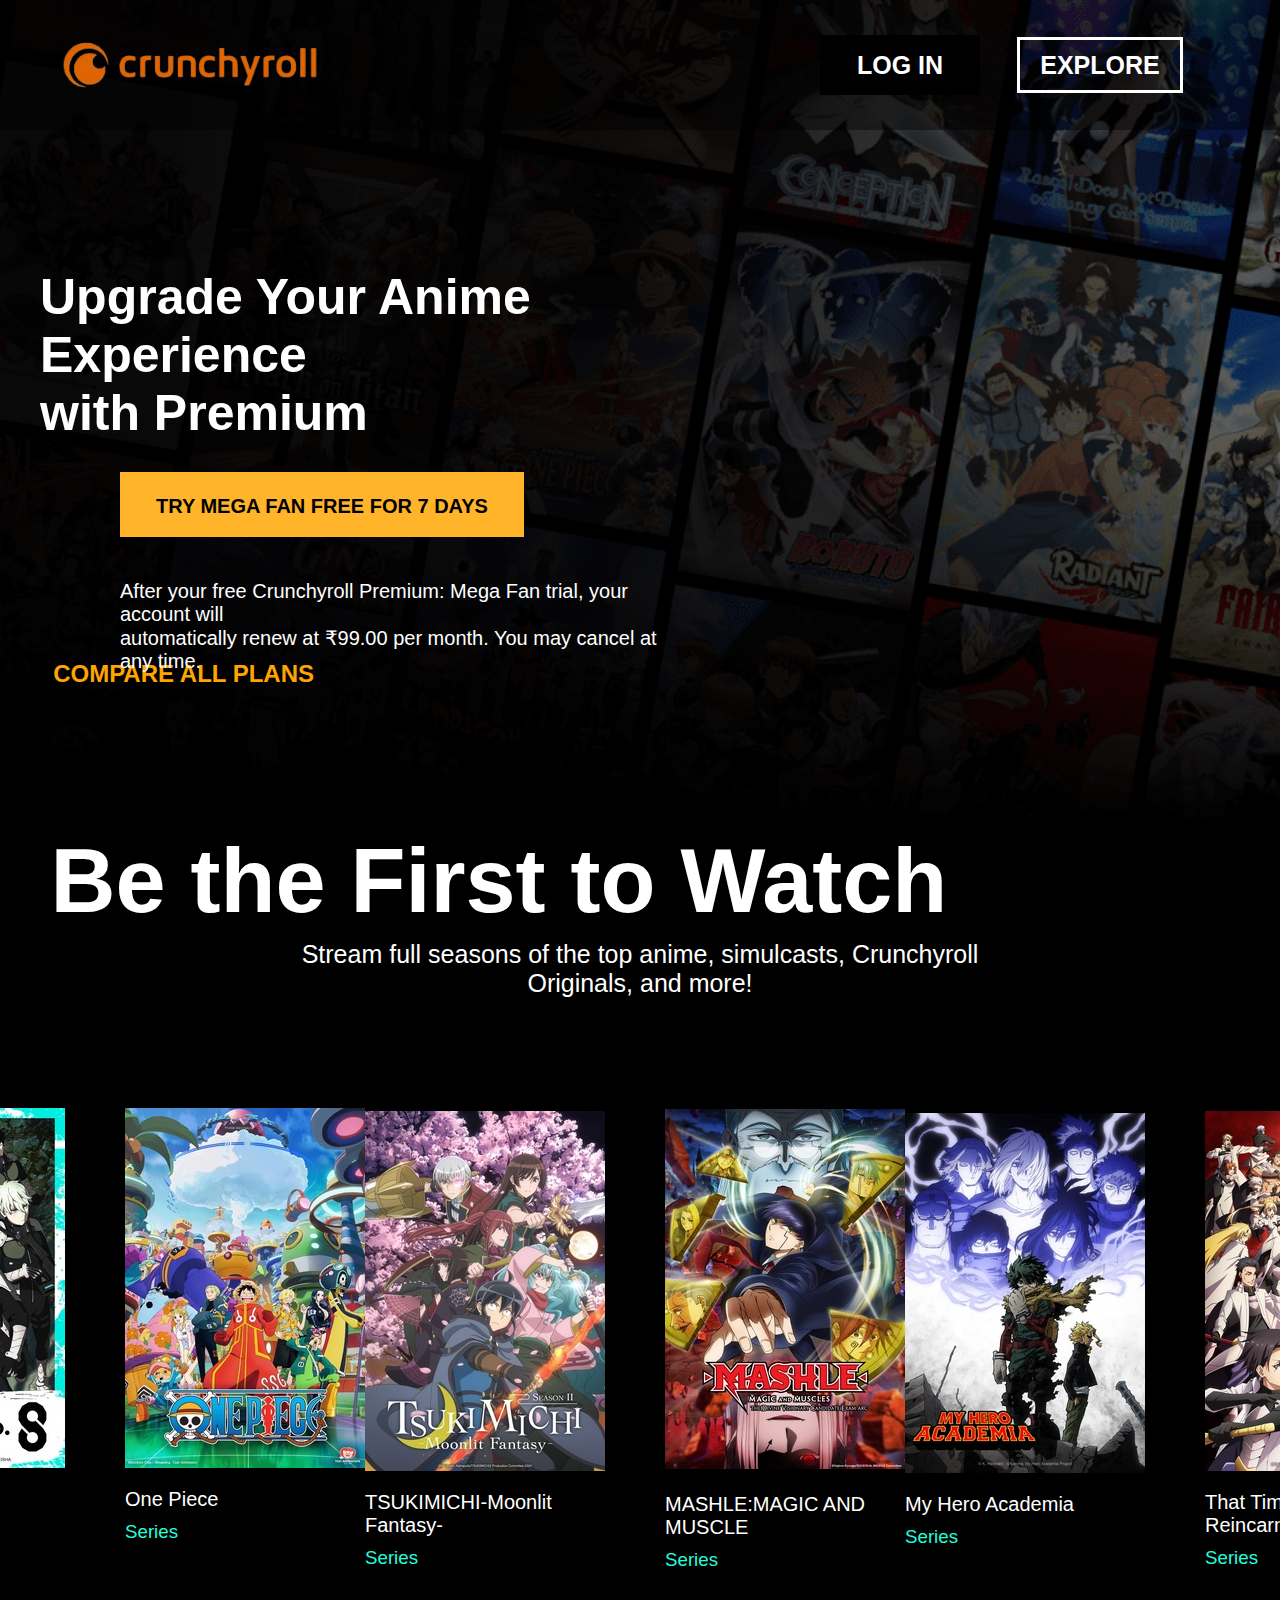
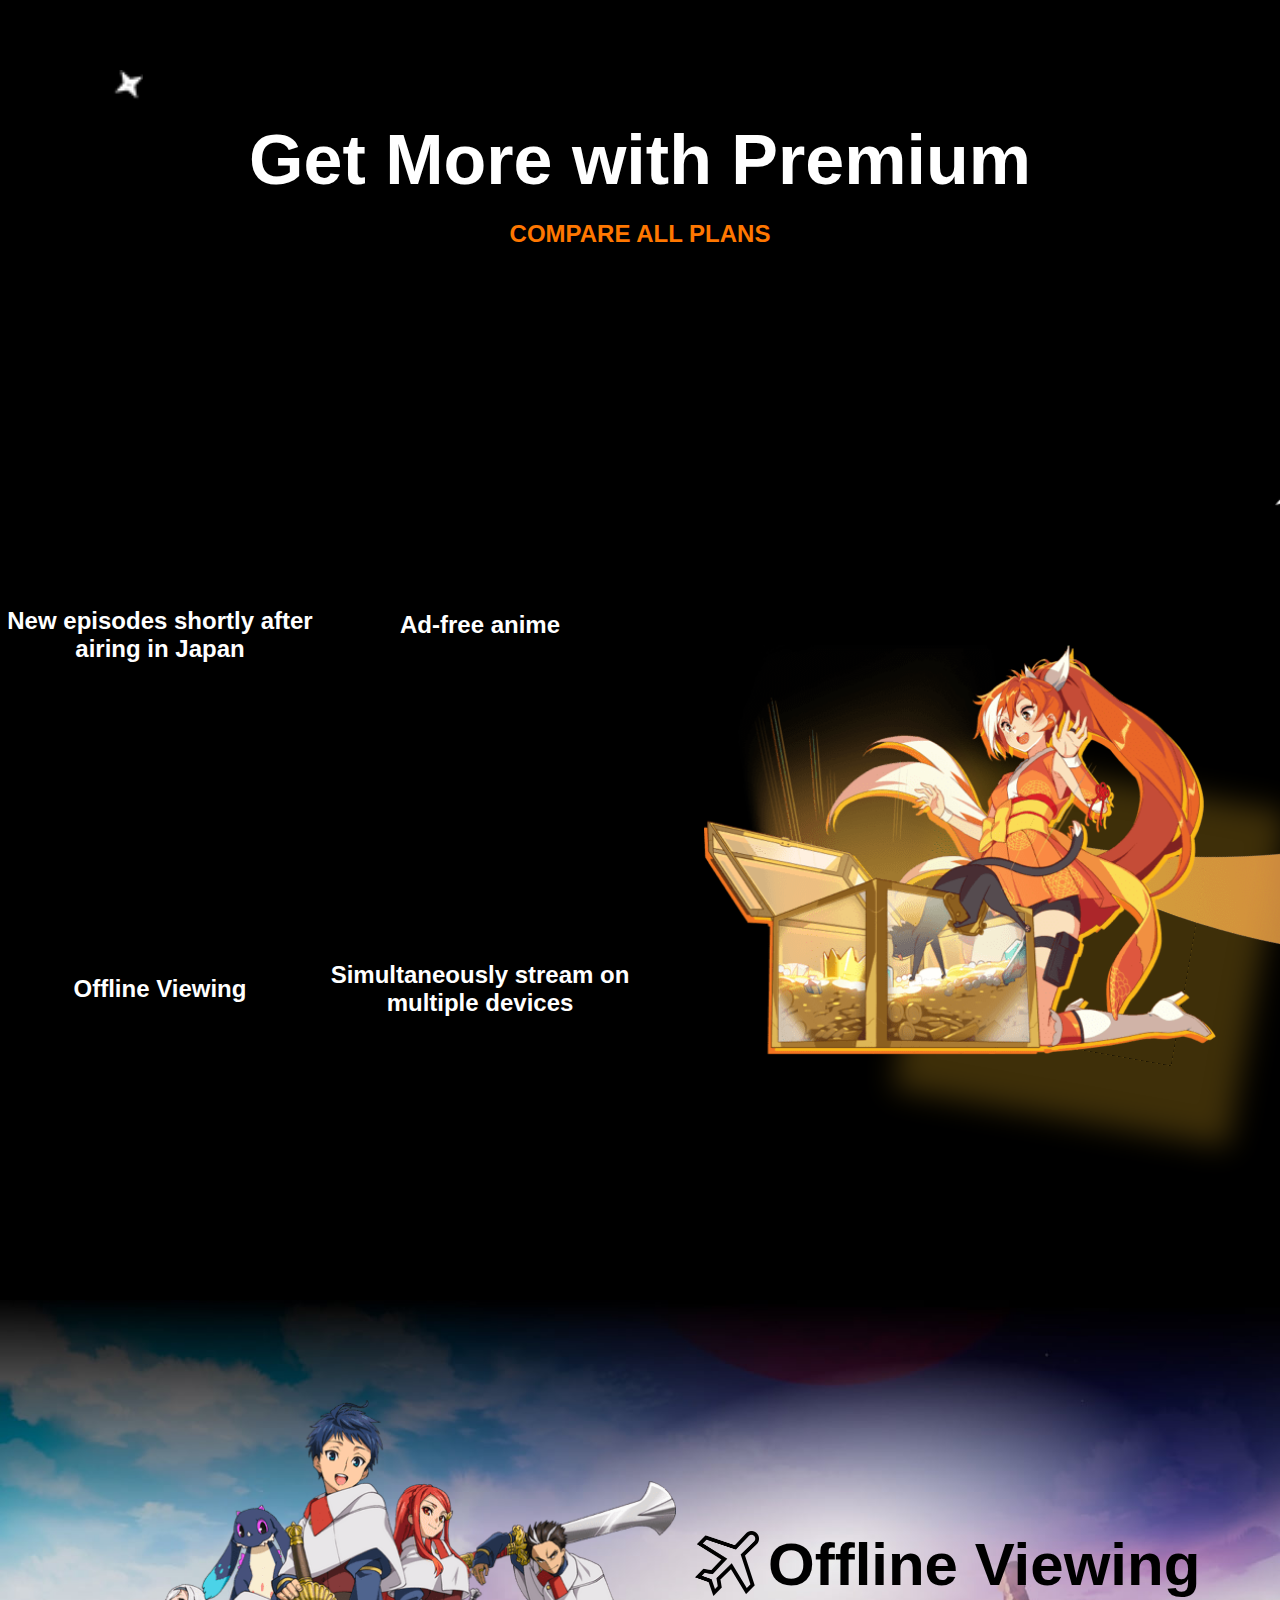
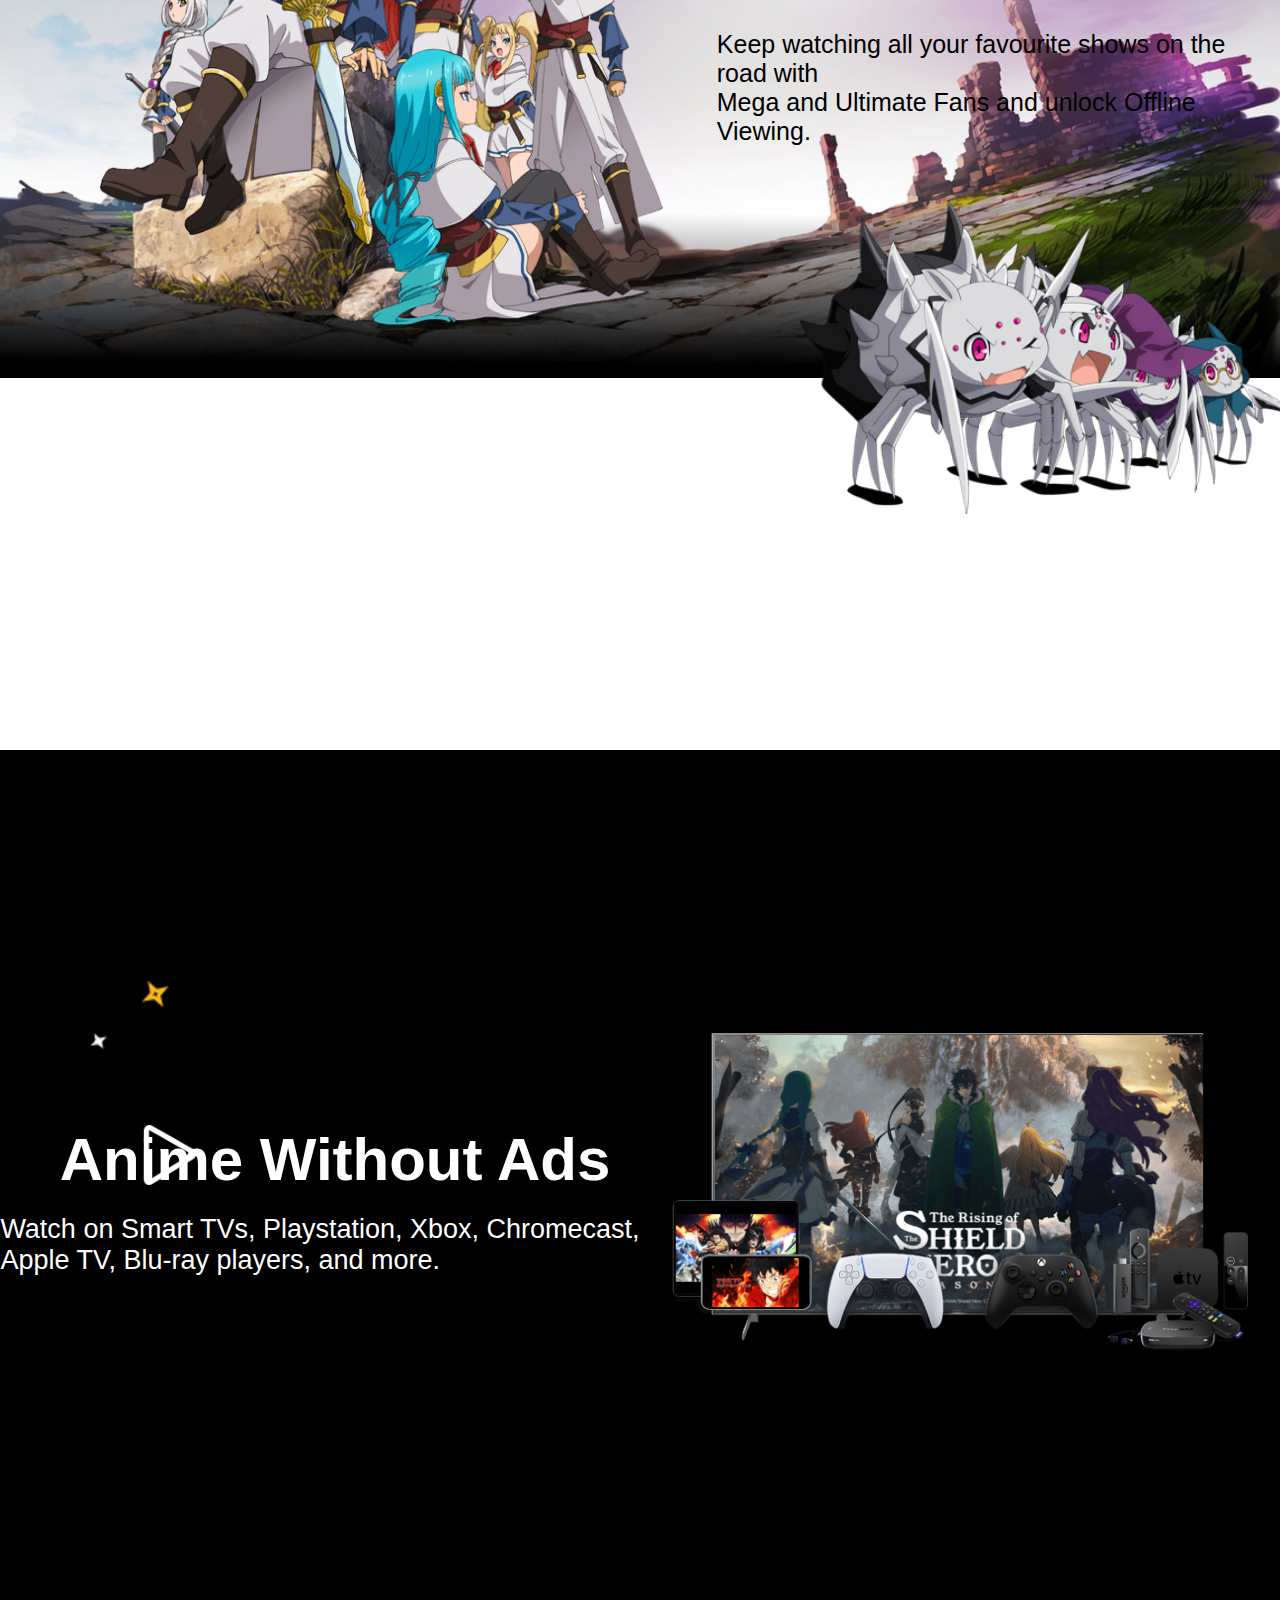
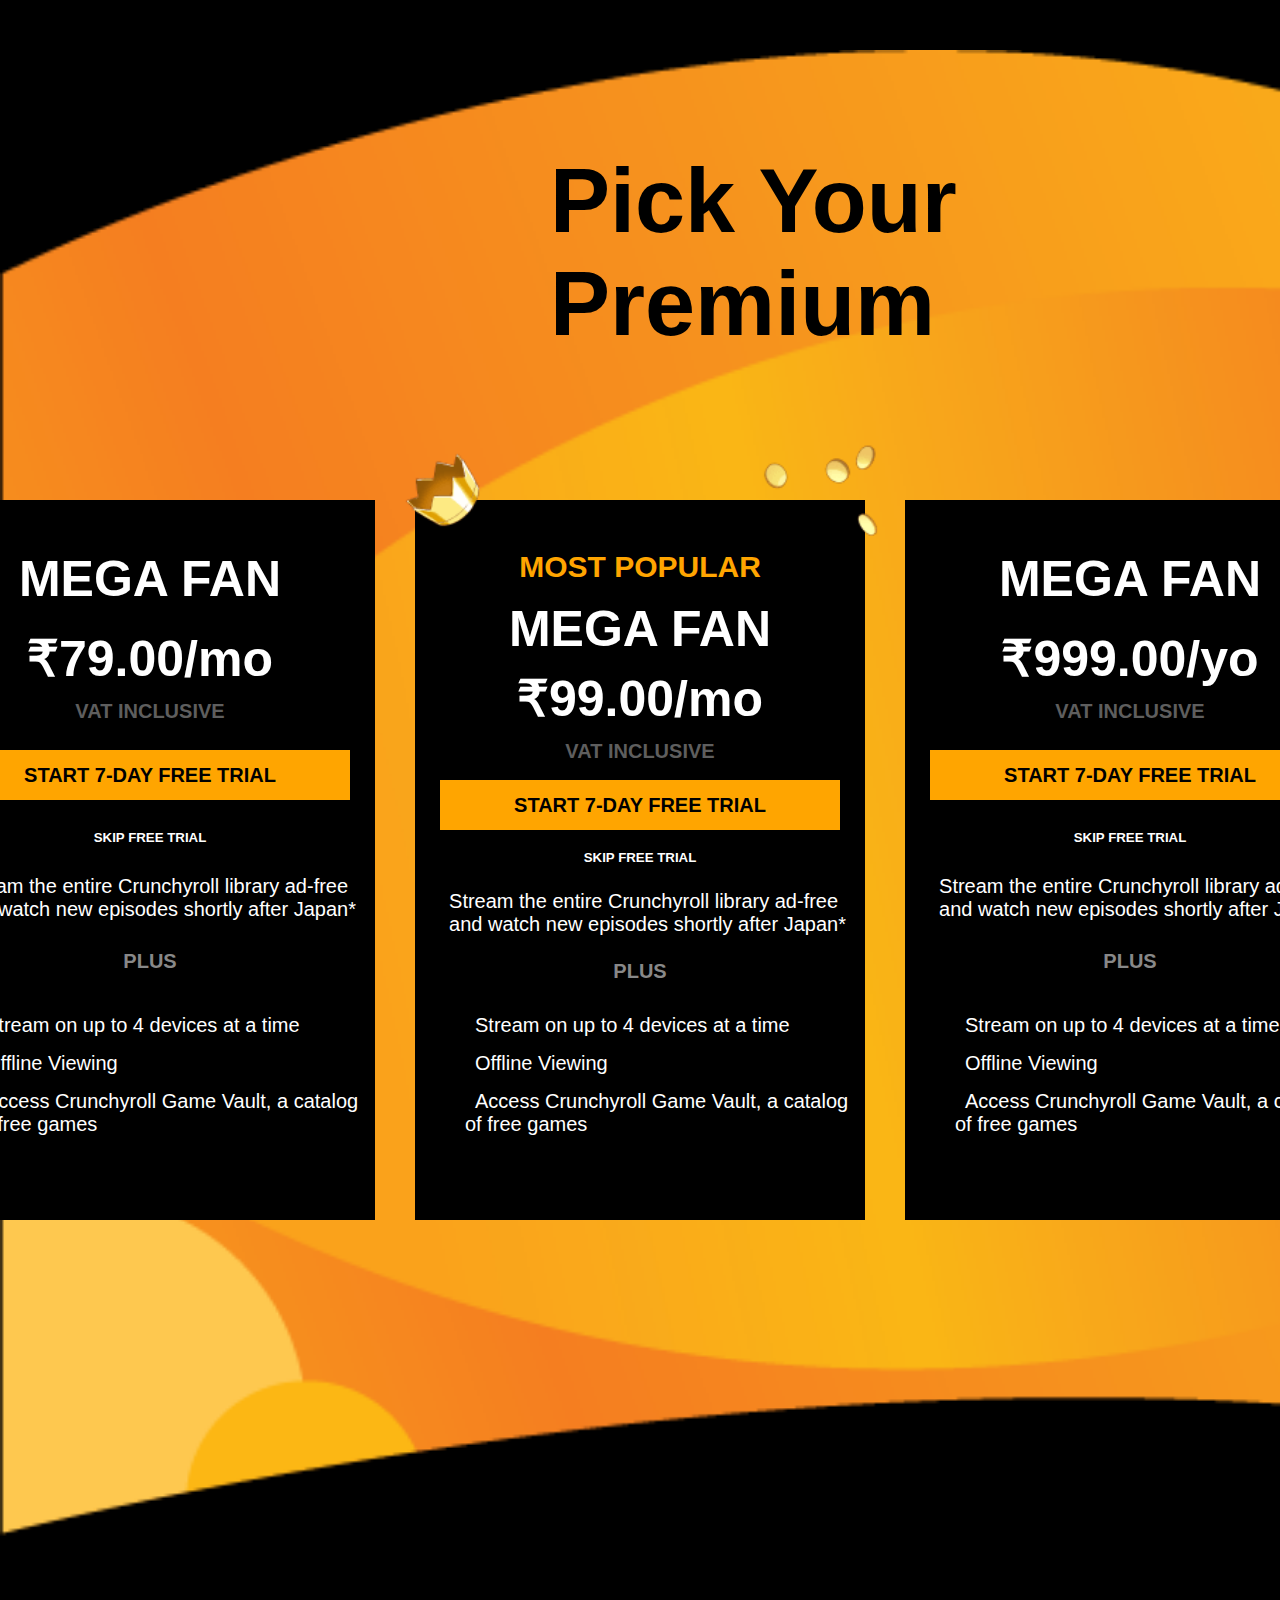
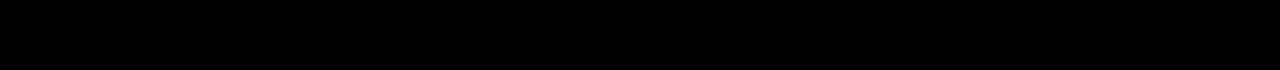
<file: index.html>
<!DOCTYPE html>
<html lang="en">

<head>
    <meta charset="UTF-8">
    <meta name="viewport" content="width=device-width, initial-scale=1.0">
    <link rel="stylesheet" href="style.css">
    <link rel="stylesheet" href="https://cdnjs.cloudflare.com/ajax/libs/font-awesome/6.5.2/css/all.min.css"
        integrity="sha512-SnH5WK+bZxgPHs44uWIX+LLJAJ9/2PkPKZ5QiAj6Ta86w+fsb2TkcmfRyVX3pBnMFcV7oQPJkl9QevSCWr3W6A=="
        crossorigin="anonymous" referrerpolicy="no-referrer" />
    <link rel="stylesheet" href="animation.css">
    <link href="https://fonts.cdnfonts.com/css/coolvetica" rel="stylesheet">
    <title>Brianime</title>
</head>

<body>




    <div class="first-section">
        <div class="nav-bar">
            <nav>
                <img src="logo.png" alt="">
                <ul>
                    <li class="boxs"><a href="">LOG IN</a></li>
                    <li class="box"><a href="">EXPLORE</a></li>
                </ul>



            </nav>



        </div>

        <div class="first-section-text">
            <h1>Upgrade Your Anime Experience <br> with Premium</h1>
            <button><i class="fa-solid fa-crown"></i> TRY MEGA FAN FREE FOR 7 DAYS</button>
            <p>After your free Crunchyroll Premium: Mega Fan trial, your account will <br>automatically renew at ₹99.00
                per month. You may cancel at any time.</p>
            <h2>COMPARE ALL PLANS <i class="fa-solid fa-arrow-down"></i></h2>
        </div>


        <!-- <img src="background.png" alt=""> -->

    </div>

    <div class="second-section-text">
        <h1>Be the First to Watch</h1>
        <p>Stream full seasons of the top anime, simulcasts, Crunchyroll <br> Originals, and more!</p>
    </div>
    <div class="card-container">
        <a href="kaiju.html">
            <div class="card-section">

                <img src="kaiju.jpe" alt="">
                <h2>Kaiju No.8</h2>
                <h3>Series</h3>
            </div>
        </a>

        <div class="card-section">
            <img src="one piece.jpe" alt="">
            <h2>One Piece</h2>
            <h3>Series</h3>
        </div>
        <a href="tsukimichi.html">
            <div class="card-section">
                <img src="tsukimichi.jpe" alt="" class="tsukimichi">
                <h2>TSUKIMICHI-Moonlit <br>Fantasy-</h2>
                <h3>Series</h3>
            </div>
        </a>

        <div class="card-section">
            <a href="mashle.html">
                <img src="mashle.jpe" alt="" class="mashle">
                <h2>MASHLE:MAGIC AND <br> MUSCLE</h2>
                <h3>Series</h3>
            </a>
        </div>
        <a href="mha.html">
            <div class="card-section">
                <img src="mha.jpe" alt="" class="mha">
                <h2>My Hero Academia</h2>
                <h3>Series</h3>
            </div>
        </a>
        <a href="slime.html">
            <div class="card-section">
                <img src="slime.jpe" alt="" class="slime">
                <h2>That Time I Got <br>Reincarnated as a Slime</h2>
                <h3>Series</h3>
            </div>
        </a>
    </div>

    <div class="third-section-text">
        <img src="star-1.png" alt="" class="star">
        <h1>Get More with Premium</h1>
        <h2>COMPARE ALL PLANS <i class="fa-solid fa-arrow-down"></i></h2>
    </div>

    <div class="fourth-section-container">

        <div class="left">

            <div class="fourth-section-text">

                <div class="upper">
                    <div class="first">
                        <i class="fa-regular fa-clock"></i>
                        <h2>New episodes shortly after <br> airing in Japan</h2>
                    </div>

                    <div class="second">
                        <i class="fa-solid fa-exclamation"></i>
                        <h2>Ad-free anime</h2>
                    </div>
                </div>

                <div class="lower">

                    <div class="third">
                        <i class="fa-solid fa-plane"></i>
                        <h2>Offline Viewing</h2>
                    </div>

                    <div class="fourth">
                        <i class="fa-solid fa-tv"></i>
                        <h2>Simultaneously stream on <br> multiple devices</h2>
                    </div>
                </div>

            </div>

        </div>

        <div class="right">



            <div class="box1"></div>
            <img style="width: 70px; margin-bottom: 700px; margin-left: 700px;" class="ani-1" src="stars-l-2.png"
                alt="">
            <img style="width: 200%;margin-right: -1100px; transform: rotate(-25deg);
            margin-top: -550PX; overflow: hidden;" class="ani-2" src="swoosh-bottom.png" alt="">
            <img src="hime-upsell.png" alt="">

        </div>



    </div>

    <div class="fifth-section-container">



        <div class="fifth-section-image">
            <img src="offline-bg.jpg" alt="">
            <img style="width: 45%;" src="offline-1.png" alt="" class="group">
            <img style="width: 40%;" src="offline-2.png" alt="" class="spiders">
            <h1><img class="plane-offline" style="width: 15%; " src="plane.png" alt=""> Offline Viewing</h1>
            <p>Keep watching all your favourite shows on the road with <br> Mega and Ultimate Fans and unlock Offline
                Viewing.</p>
        </div>



    </div>

    <div class="sixth-section-container">
        <div class="left-3">
            <img class="stars-image" src="stars.png" alt="">
            <h1><img src="play-button (1).png" alt="">Anime Without Ads</h1>
            <p>Watch on Smart TVs, Playstation, Xbox, Chromecast, <br> Apple TV, Blu-ray players, and more.</p>
        </div>

        <div class="right-3">
            <img class="shield-hero" src="screen.png" alt="">
            <img class="diff-devices" src="devices.png" alt="">
        </div>
    </div>

    <div class="seventh-section-container">

        <div class="seventh-section-text">
            <h1>Pick Your Premium</h1>
        </div>


        <div class="seventh-section-cards">
            <!-- <img src="mega-fan-art.png" alt=""> -->
            <!-- <h2>MOST POPULAR</h2> -->
            <h1 style="top: 50px;">MEGA FAN</h1>
            <h3 style="top: 130px;">₹79.00/mo</h3>
            <h4 style="top: 200px;">VAT INCLUSIVE</h4>
            <button style="top: 250px;">START 7-DAY FREE TRIAL</button>
            <h5 style="top: 330px;">SKIP FREE TRIAL</h5>
            <p style="top: 375px;">Stream the entire Crunchyroll library ad-free <br> and watch new episodes shortly
                after Japan*</p>
            <h6>PLUS</h6>

            <div class="bottom">
                <span><i class="fa-solid fa-check" style="padding-right: 10px;"></i> Stream on up to 4 devices at a
                    time</span>
                <span><i class="fa-solid fa-check" style="padding-right: 10px;"></i> Offline Viewing</span>
                <span><i class="fa-solid fa-check" style="padding-right: 10px;"></i>Access Crunchyroll Game Vault, a
                    catalog of free games</span>
            </div>
        </div>

        <div class="seventh-section-cards">
            <img src="mega-fan-art.png" alt="">
            <h2>MOST POPULAR</h2>
            <h1>MEGA FAN</h1>
            <h3>₹99.00/mo</h3>
            <h4>VAT INCLUSIVE</h4>
            <button>START 7-DAY FREE TRIAL</button>
            <h5>SKIP FREE TRIAL</h5>
            <p>Stream the entire Crunchyroll library ad-free <br> and watch new episodes shortly after Japan*</p>
            <h6 style="top: 460px;">PLUS</h6>

            <div class="bottom">
                <span><i class="fa-solid fa-check" style="padding-right: 10px;"></i> Stream on up to 4 devices at a
                    time</span>
                <span><i class="fa-solid fa-check" style="padding-right: 10px;"></i> Offline Viewing</span>
                <span><i class="fa-solid fa-check" style="padding-right: 10px;"></i>Access Crunchyroll Game Vault, a
                    catalog of free games</span>
            </div>
        </div>

        <div class="seventh-section-cards">
            <!-- <img src="mega-fan-art.png" alt=""> -->
            <!-- <h2>MOST POPULAR</h2> -->
            <h1 style="top: 50px;">MEGA FAN</h1>
            <h3 style="top: 130px;">₹999.00/yo</h3>
            <h4 style="top: 200px;">VAT INCLUSIVE</h4>
            <button style="top: 250px;">START 7-DAY FREE TRIAL</button>
            <h5 style="top: 330px;">SKIP FREE TRIAL</h5>
            <p style="top: 375px;">Stream the entire Crunchyroll library ad-free <br> and watch new episodes shortly
                after Japan*</p>
            <h6>PLUS</h6>

            <div class="bottom">
                <span><i class="fa-solid fa-check" style="padding-right: 10px;"></i> Stream on up to 4 devices at a
                    time</span>
                <span><i class="fa-solid fa-check" style="padding-right: 10px;"></i> Offline Viewing</span>
                <span><i class="fa-solid fa-check" style="padding-right: 10px;"></i>Access Crunchyroll Game Vault, a
                    catalog of free games</span>
            </div>
        </div>
    </div>
</body>

</html>
</file>
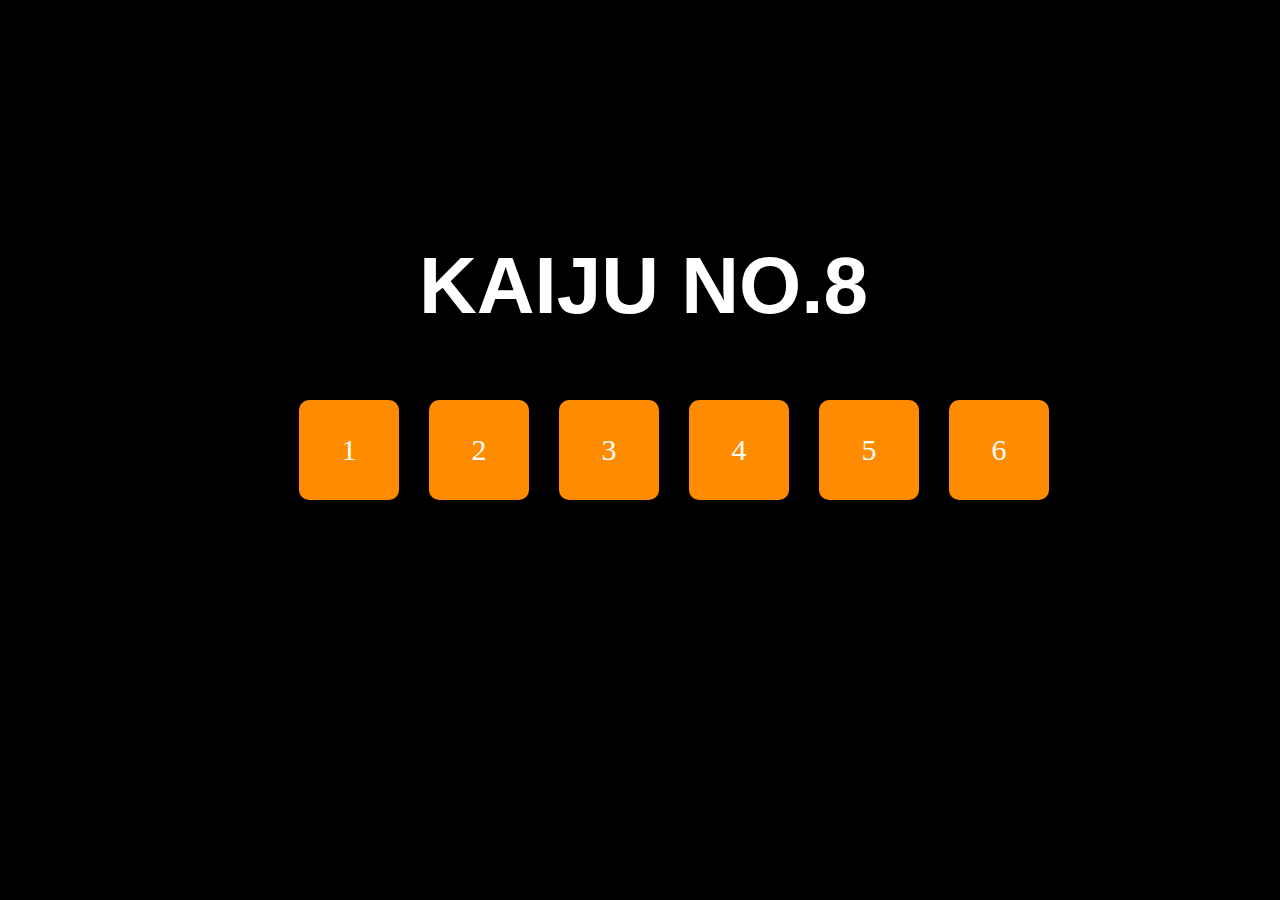
<file: kaiju.html>
<!DOCTYPE html>
<html lang="en">
<head>
    <meta charset="UTF-8">
    <meta name="viewport" content="width=device-width, initial-scale=1.0">
    <title>Document</title>
    <link rel="stylesheet" href="kaiju.css">
</head>
<body>
    <div class="container">1
        <div class="anime">
            <h1>KAIJU NO.8</h1>
        </div>
        <a href="https://kwik.si/f/wSA1Y9bLE4uS"><div class="episodes">1</div></a>
        <a href="https://kwik.si/f/vZclKsskmonm"><div class="episodes">2</div></a>
        <a href="https://kwik.si/f/EZOmQJHb4JuJ"><div class="episodes">3</div></a>
        <a href="https://kwik.si/f/bMeHpzmivDwh"><div class="episodes">4</div></a>
        <a href="https://kwik.si/f/k2glfXLOyX6s"><div class="episodes">5</div></a>
        <a href="https://kwik.si/f/yy2vGTMmInuZ"><div class="episodes">6</div></a>
    </div>
    
</body>
</html>
</file>
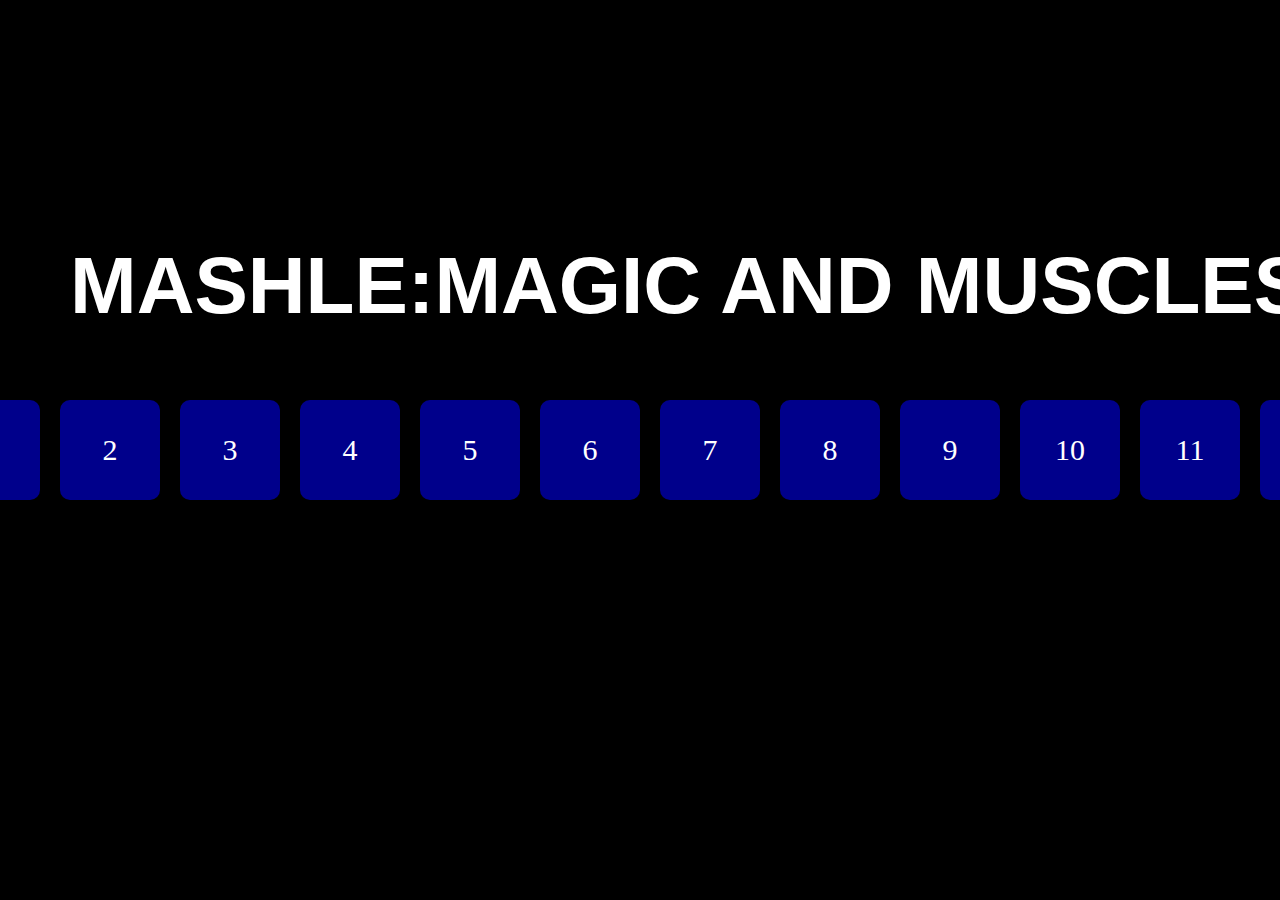
<file: mashle.html>
<!DOCTYPE html>
<html lang="en">
<head>
    <meta charset="UTF-8">
    <meta name="viewport" content="width=device-width, initial-scale=1.0">
    <link rel="stylesheet" href="mashle.css">
    <title>Document</title>
</head>
<body>

    <div class="container">
        <div class="anime">
            <h1>MASHLE:MAGIC AND MUSCLES</h1>
        </div>
        <a href="https://kwik.si/f/uN9k4uLU9bxs"><div class="ep">1</div></a>
        <a href="https://kwik.si/f/BB0saT3HDgSQ"><div class="ep">2</div></a>
        <a href="https://kwik.si/f/YiVX0mPKdOlk"><div class="ep">3</div></a>
        <a href="https://kwik.si/f/ndaEGRzd6Zvp"><div class="ep">4</div></a>
        <a href="https://kwik.si/f/kVbI9AKRNqgK"><div class="ep">5</div></a>
        <a href="https://kwik.si/f/Azxfheai3Yzn"><div class="ep">6</div></a>
        <a href="https://kwik.si/f/996J5Jvq1i1t"><div class="ep">7</div></a>
        <a href="https://kwik.si/f/zG5LRkjwwAEK"><div class="ep">8</div></a>
        <a href="https://kwik.si/f/YEPBWOTzdMsv"><div class="ep">9</div></a>
        <a href="https://kwik.si/f/EfHzjuLtDEDs"><div class="ep">10</div></a>
        <a href="https://kwik.si/f/4QGZjl0T0BQ3"><div class="ep">11</div></a>
        <a href="https://kwik.si/f/2Hkd6BHoFDZm"><div class="ep">12</div></a>
        
    </div>
    
</body>
</html>
</file>
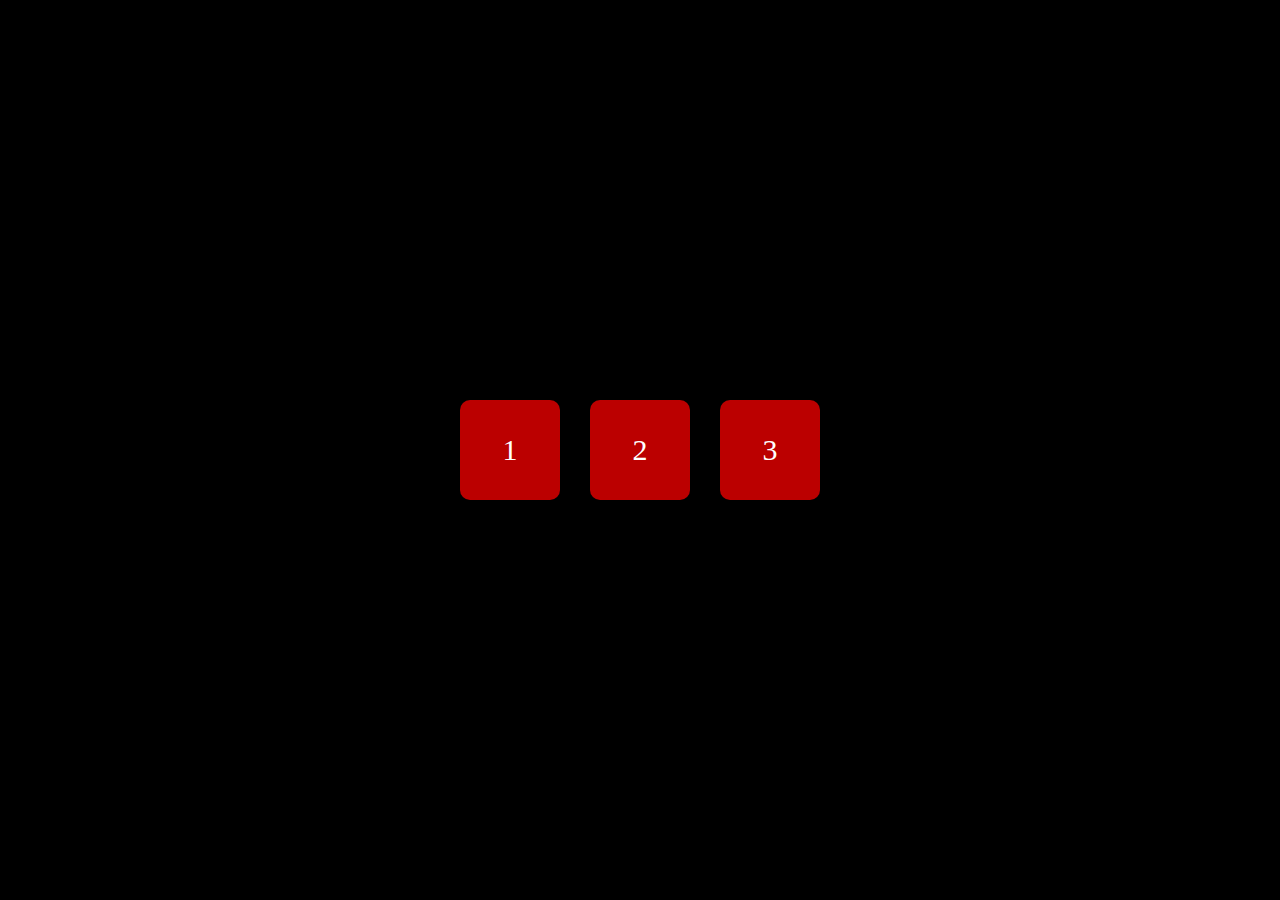
<file: mha.html>
<!DOCTYPE html>
<html lang="en">
<head>
    <meta charset="UTF-8">
    <meta name="viewport" content="width=device-width, initial-scale=1.0">
    <link rel="stylesheet" href="mha.css">
    <title>Document</title>
</head>
<body>

    <div class="container">
        <a href="https://kwik.si/f/5SHIeNoCN4Qs"><div class="ep">1</div></a>
        <a href="https://kwik.si/f/pLAABWgACkiq"><div class="ep">2</div></a>
        <a href="https://kwik.si/f/YOuemSShrkSW"><div class="ep">3</div></a>
    </div>
    
</body>
</html>
</file>
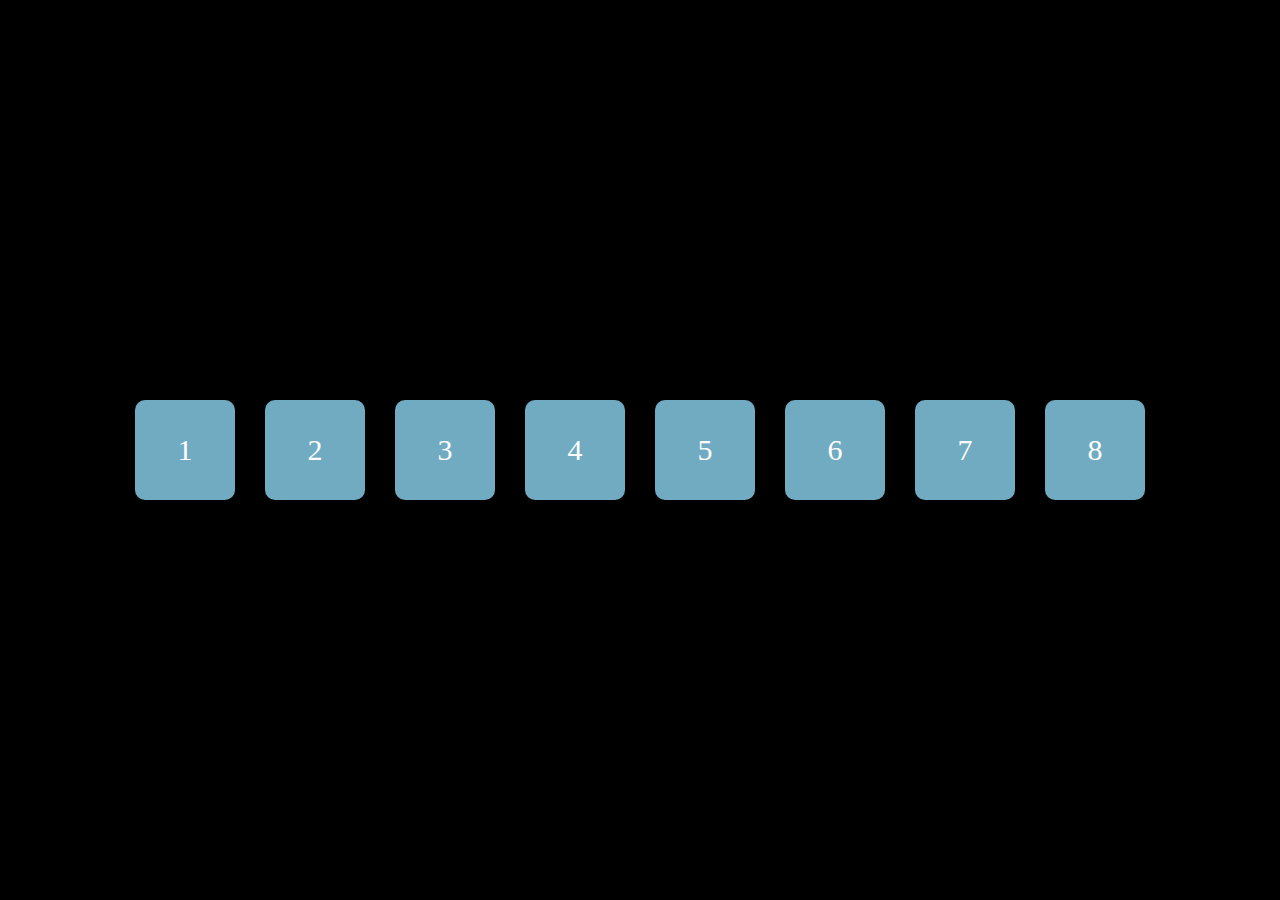
<file: slime.html>
<!DOCTYPE html>
<html lang="en">
<head>
    <meta charset="UTF-8">
    <meta name="viewport" content="width=device-width, initial-scale=1.0">
    <link rel="stylesheet" href="slime.css">
    <title>Document</title>
</head>
<body>

    <div class="container">
        <a href="https://kwik.si/f/VSAN4nryr50v"><div class="ep">1</div></a>
        <a href="https://kwik.si/f/ZULMfgMKGHoE"><div class="ep">2</div></a>
        <a href="https://kwik.si/f/ZfA7o20YFKYp"><div class="ep">3</div></a>
        <a href="https://kwik.si/f/kuXxOu0nDkvs"><div class="ep">4</div></a>
        <a href="https://kwik.si/f/JtisBbMmp9PV"><div class="ep">5</div></a>
        <a href="https://kwik.si/f/kTNlrpdZpaYO"><div class="ep">6</div></a>
        <a href="https://kwik.si/f/CCHoZpYiFujn"><div class="ep">7</div></a>
        <a href="https://kwik.si/f/eAYmRLJOaSzb"><div class="ep">8</div></a>
    </div>
    
</body>
</html>
</file>
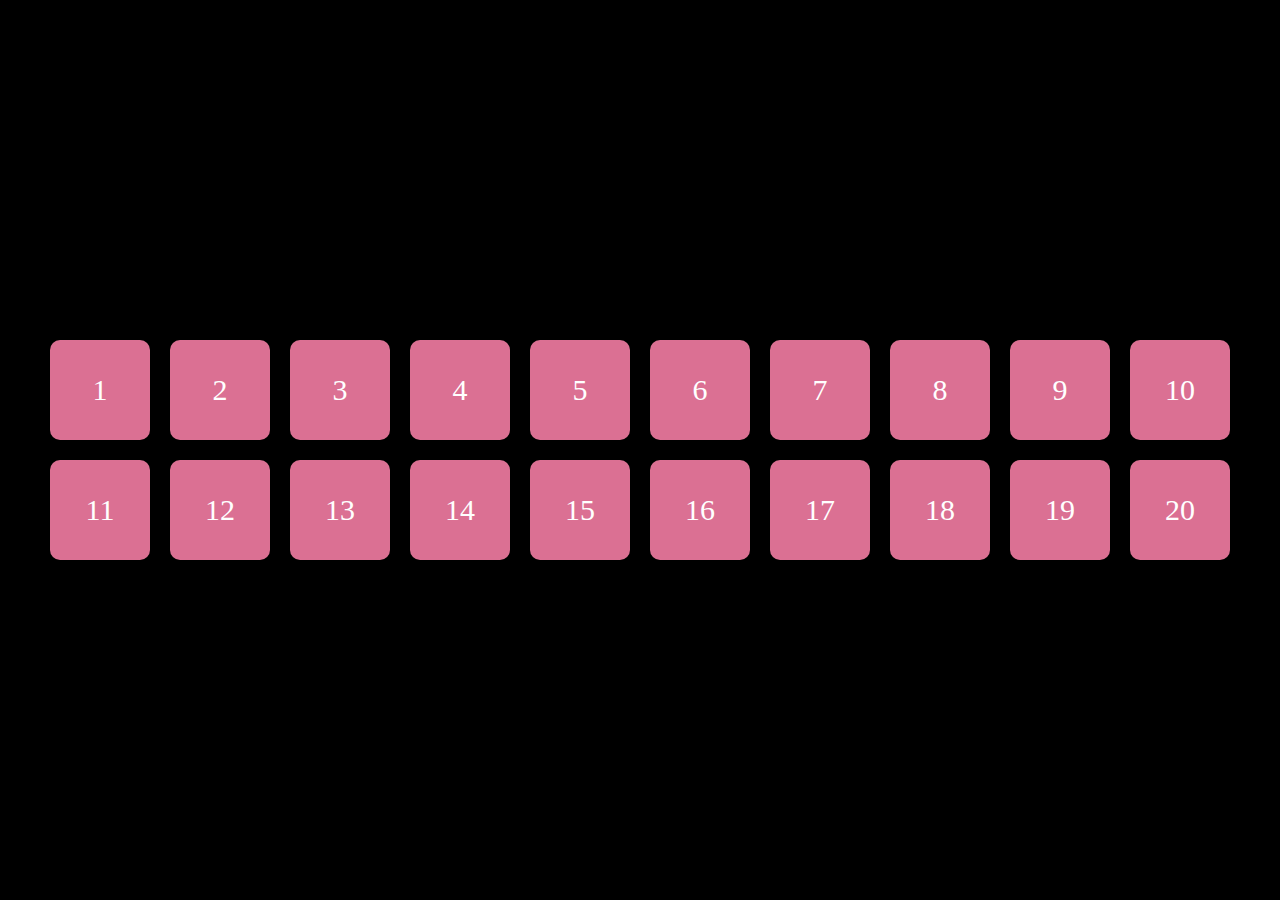
<file: tsukimichi.html>
<!DOCTYPE html>
<html lang="en">

<head>
    <meta charset="UTF-8">
    <meta name="viewport" content="width=device-width, initial-scale=1.0">
    <link rel="stylesheet" href="tsukimichi.css">
    <title>Document</title>
</head>

<body>
    <div class="container">
        <div class="top">
            <a href="https://kwik.si/f/7jcyLfLcu3mT">
                <div class="ep">1</div>
            </a>
            <a href="https://kwik.si/f/AscnfIvZzSnJ">
                <div class="ep">2</div>
            </a>
            <a href="https://kwik.si/f/cFjI6HqkuglM">
                <div class="ep">3</div>
            </a>
            <a href="https://kwik.si/f/o8ugUbfw0D5s">
                <div class="ep">4</div>
            </a>
            <a href="https://kwik.si/f/vPeYSU5VMV2J">
                <div class="ep">5</div>
            </a>
            <a href="https://kwik.si/f/KufWskq1f9gp">
                <div class="ep">6</div>
            </a>
            <a href="https://kwik.si/f/wO10z8jsvdVr">
                <div class="ep">7</div>
            </a>
            <a href="https://kwik.si/f/ZGbhTggX2VR9">
                <div class="ep">8</div>
            </a>
            <a href="https://kwik.si/f/dJANOl5riB46">
                <div class="ep">9</div>
            </a>
            <a href="https://kwik.si/f/9ZOl5TxUSvka">
                <div class="ep">10</div>
            </a>
        </div>
        <div class="bottom">
            <a href="https://kwik.si/f/ss6ONgBT8EpJ">
                <div class="ep">11</div>
            </a>
            <a href="https://kwik.si/f/G8PPzVfRtxwM">
                <div class="ep">12</div>
            </a>
            <a href="https://kwik.si/f/KdVYKOOjdkkz">
                <div class="ep">13</div>
            </a>
            <a href="https://kwik.si/f/amzB4bOj4yWG">
                <div class="ep">14</div>
            </a>
            <a href="https://kwik.si/f/UTEVPzjeV0AQ">
                <div class="ep">15</div>
            </a>
            <a href="https://kwik.si/f/8v4l3ErjHw3D">
                <div class="ep">16</div>
            </a>
            <a href="https://kwik.si/f/oemt2RxKLlIt">
                <div class="ep">17</div>
            </a>
            <a href="https://kwik.si/f/5jM5wqO5MIW0">
                <div class="ep">18</div>
            </a>
            <a href="https://kwik.si/f/ruM0ylrAeXQz">
                <div class="ep">19</div>
            </a>
            <a href="https://kwik.si/f/ThBaciJp3qQ9">
                <div class="ep">20</div>
            </a>
        </div>

    </div>
</body>

</html>
</file>
<file: style.css>
@import url('https://fonts.cdnfonts.com/css/coolvetica');
*{
    padding: 0;
    margin: 0;
    box-sizing: border-box;
    font-family: 'Coolvetica', sans-serif;
}

a {
    text-decoration: none;
}

.nav-bar {

    width: 100%;
    z-index: 111111111111111111111;
    /* border: 3px solid red; */
    
}

.nav-bar nav {

    width: 100%;
    height: 130px;
    /* border: 5px solid red; */
    display: flex;
    align-items: center;
    justify-content: space-between;
    background-color: rgba(0, 0, 0, 0.417);
}

.nav-bar nav img {

    width: 300px;
    margin-left: 40px;
}

.nav-bar nav ul {

    font-size: 25px;
    font-weight: bold;
    color: white;
    display: flex;
    align-items: center;
    justify-content: space-between;
    gap: 40px;
    margin-right: 100px;
    
}

.nav-bar nav ul li {

    list-style: none;
}

.nav-bar nav ul a {

    color: white;
    text-decoration: none;
}
.boxs {
     background-color: black;
     /* outline: 3px solid white; */
     width: 160px;
     height: 60px;
     display: flex;
     align-items: center;
     justify-content: center;   
}

.boxs:hover {

    background-color: rgb(26, 26, 26);
}
.box {

    /* background-color: orangered; */
    outline: 3px solid white;
    width: 160px;
    height: 50px;
    display: flex;
    align-items: center;
    justify-content: center;
    
}


.first-section {
    width: 100%;
    height: 100vh;
    /* border: 5px solid red; */
    background-color: orangered;
    position: relative;
    background: url(background-desktop.png);
    background-size: cover;
}

.first-section img {
  
    width: 100%;
    
}

.first-section-text {

    /* border: 5px solid red; */
    width: 50%;
    height: 100%;
    position: relative;
    gap: 20px;
    margin-left: 40px;
    /* border: 3px solid red;  */
}

.first-section-text h1 {

    color: white;
    font-size: 50px;
    display: flex;
    align-items: center;
    justify-content: center;
    min-height: 50%;
    margin-right: 25px;
}


.first-section-text button {

    background-color: rgb(255, 180, 42);
    border: none;
    /* outline: 5px solid white; */
    padding: 18px 36px;
    font-size: 20px;
    font-weight: bold;
    position: absolute;
    left: 80px;
    top: 38%;
}

.first-section-text button:hover {

    background-color: rgb(255, 195, 82);
}

.first-section-text button i {

   
    color: black;
    font-size: 25px;
    
   
}

.first-section-text p {

    color: white;
    display: flex;
    align-items: center;
    justify-content: center;
    position: absolute;
    left: 80px;
    font-size: 20px;    
}

.first-section-text h2 {

    color: orange;
    display: flex;
    align-items: center;
    justify-content: center;
    margin-top: 80px;
    margin-right: 52%;
    gap: 20px;
}

.first-section-text h2:hover {

    color: white;
}

.first-section-text h2 i {

    /* color: orange; */
    
}

.second-section-text {

    width: 100%;
    height: 200px;
    background-color: black;
    /* border: 3px solid red; */
    position: relative;
    
    
}

.second-section-text h1 {
    color: white;
    font-size: 90px;
    text-align: center;
    position: absolute;
    top: -70px;
    right: 26%;
}

.second-section-text p {

    color: white;
    font-size: 25px;
    text-align: center;
    padding: 40px;
  
}

.card-container {

    width: 100%;  
    height: 550px; 
    background-color: black;
    /* border: 3px solid red; */
    display: flex;
    text-align:start;
    justify-content: center;
    align-items: center;
    gap: 0px;
    margin-top: -50px; 
    padding-left: 50px;   
}

.card-section {

    /* border: 3px solid red;    */
    width: 300px;
    height: 420px;
    display: flex;
    flex-direction: column;
    /* align-items: center;     */
    justify-content: center;
    /* text-align:start; */

}

.card-section img {
    
    width: 240px;
    
}

.tsukimichi {

    padding-top: 30px;
}

.mashle {

    padding-top: 30px;
}

.mha {

    padding-top: 10px;
}

.slime {

    padding-top: 30px;
}
.card-section h2 {

    color: white;
    /* margin-right: 130px; */
    font-weight: lighter ;
    padding-top: 20px;
    font-size: 20px;
}

.card-section h3 {

    color: rgb(32, 255, 218);
    /* margin-right: 190px; */
    font-weight: lighter ;
    padding-top: 10px;
    padding-right:100px;
}

.third-section-text {

    width: 100%;
    height: 400px;
    background-color: black;
    /* border: 4px solid red; */

    display: flex;
    align-items: center;
    /* justify-content: center; */
    flex-direction: column;
    padding-top: 20px;
    gap: 20px;
}

.star {

    margin-right: 80%;
    padding-top: 50px;
    width: 30px;
    
}

.third-section-text h1 {

    color: white;
    font-size: 70px;
}

.third-section-text h2{

    color: rgb(255, 119, 0);
    
}

.third-section-text h2:hover {

    color: white;
}

.fourth-section-container {

    width:100%;
    height: 100vh;
    /* border: 4px solid red; */
    display: flex;
    background-color: black;
    
}

.fourth-section-container .left{
    width: 50%;
    /* border: 5px solid deepskyblue; */
}

.fourth-section-text{
    display: flex;
    flex-direction: column;
    width: 100%;
    height: 100vh;
}

.upper {

    /* border: 4px solid red; */
    width: 100%;
    height: 50%;
    display: flex;
}

.lower {

    /* border: 4px solid seagreen; */
    width: 100%;
    height:50%;
    display: flex;
    padding-bottom: 30%;
}

.first {
     width: 50%;
     height: 100%;
     /* border: 5px solid black; */
     display: flex;
     align-items: center;
     justify-content: center;
     flex-direction: column; 
     gap: 20px;
}

.second {
    width: 50%;
    height: 100%;
    /* border: 5px solid blue; */
    display: flex;
    align-items: center;
    justify-content: center;
    flex-direction: column;
}

.first i {

    display: flex;
    align-items: center;
    justify-content: center;
    flex-direction: column;
    color: rgb(5, 172, 198);
    font-size: 100px;
    
}

.first h2 {

    text-align: center; 
    color: white;   
}

.second i {

    font-size: 100px;
    color: rgb(255, 140, 0);
}

.second h2 {

    color: white;
    text-align: center;
}

.third {

    /* border: 4px solid black; */
    width: 50%;
    height: 100% ;
    display: flex;
    align-items: center;
    justify-content: center;
    flex-direction: column;
    gap: 20px;
}

.fourth {

    /* border: 4px solid blue; */
    width: 50%;
    height: 100% ;
    display: flex;
    align-items: center;
    justify-content: center;
    flex-direction: column;
    gap: 20px;
}

.third i {

    font-size: 100px;
    color: rgba(255, 234, 5, 0.937);
    transform: rotate(-30deg);
}

.third h2 {

    color: white;
    text-align: center;
}

.fourth i {

    font-size: 100px;
    color: rgb(1, 139, 170);
}

.fourth h2 {

    text-align: center;
    color: white;
}

.fourth-section-container  .right{
    width: 50%;
    /* border: 5px solid greenyellow; */
    display: flex;
    justify-content: center;
    align-items: center;
    position: relative;
    overflow: hidden;
}


.right img{
    width: 80%;
    position: absolute;
    /* z-index:111111111; */

}


.ani-1{
    z-index: 111111;


}

.ani-2{
    width:100%;
    /* border: 3px solid skyblue; */
    position: absolute;
    object-fit: cover;
    top:60%;
    right: 18%;
    /* filter: drop-shadow(10px 10px 90px white); */
    
    /* z-index: -1111111; */
}
.box1 {
    width: 200px;
    height: 200px;
    background-color: rgba(218, 165, 32, 0.286);
    box-shadow: 0px 0px 30px 70px rgba(218, 165, 32, 0.282);
    position: absolute;
    /* z-index: 111111; */
    border: 2px solid rgba(255, 0, 0, 0);
    rotate: 10deg;
    border: none;
    outline: none;
    top: 450px;
    left: 350px;
    animation-name: merabox;
    animation-duration: 4s;
    animation-iteration-count: infinite;
    animation-timing-function: ease-in-out;
}

.fifth-section-container {

    width: 100%;
    height: 100vh;
    /* display: flex;   */
    
}

.fifth-section-image {

    /* border: 3px solid red; */
    width: 100%;
    height: 100%;
    position: relative;
}

.fifth-section-image img{

    width: 100%;
}

.group {

    
    position: absolute;
    left: 100px;
    top: 100px;

}

.spiders {

    position: absolute;
    left: 800px;
    top: 500px;
}

.fifth-section-image h1 {

    font-size: 60px;
    position: absolute;
    top: 230px;
    left: 60%;

}

.plane-offline {

   position: absolute;
   top: 1px;
   right: 102%;
}

.fifth-section-image p {

    font-size: 25px; 
    position: absolute;
    top: 330px;
    left: 56%;
    text-align: start;
}

.sixth-section-container {

    width: 100%;
    height: 100vh;
    /* border: 3px solid red; */
    background-color: rgb(0, 0, 0) ;
    display: flex;
    margin-top: 150px;
}

.left-3 {

    width: 50%;
    height: 100vh;
    /* border: 3px solid green; */
    display: flex;
    align-items: center;
    justify-content: center;
    gap: 20px;
    flex-direction: column;
    position: relative;
}
.left-3 h1 {

    color: white;
    font-size: 60px;
    margin-left: 30px;
}
.left-3 img {
    width: 60px;
    /* margin-right: 20px; */
    position: absolute;
    left: 140px;
}

.left-3 p {

    /* width: 800px; */
    font-size: 27px;
    font-weight: 500;
    color: white;
    /* margin-right: 20px; */
}

.left-3 .stars-image {

    width: 80px;
    position: absolute;
    left: 90px;
    top: 230px;
}

.right-3 {

    width: 50%;
    height: 100%;
    /* border: 3px solid black; */
    display: flex;
    align-items: center;
    justify-content: center;
    flex-direction: column;
    position: relative;
}

.right-3 .shield-hero {
     
    width: 80%;
    
}

.right-3 .diff-devices {

    width: 90%;
    position: absolute;
    top: 450px;
}

.seventh-section-container {

    width: 100%;
    height: 180vh;
    /* border: 3px solid red; */
    display: flex;
    align-items: center;
    justify-content: center;
    position: relative;
    background: url(BACKGROUND-PAID.png);
    background-color: black;
    background-repeat: no-repeat;
    background-size: cover;
}

.seventh-section-text h1 {

    color: white;
    position: absolute;
    top: 100px;
    left: 550px;
    font-size: 90px;
    color: black;

}

.seventh-section-cards {

    width: 500px;
    height: 720px;
    /* border: 4px solid red; */
    background-color: black;
    color: white;
    margin: 20px;
    display: flex;
    align-items: center;
    justify-content: center;
    flex-direction: column;
    position: relative;
    
}

.seventh-section-cards img {

    width: 550px;
   position: absolute;
   top: -280px;
   
}

.seventh-section-cards h2 {
     
    font-size: 30px;
    color: orange;
    position: absolute;
    top: 50px;

}

.seventh-section-cards h1 {
     
    font-size: 50px;
    /* color: orange;    */
    position: absolute;
    top: 100px;

}

.seventh-section-cards h3 {
     
    font-size: 50px;
    /* color: orange; */
    position: absolute;
    top: 170px;

}

.seventh-section-cards h4 {
     
    font-size: 20px;
    color: rgb(94, 94, 94);
    position: absolute;
    top: 240px;

}

.seventh-section-cards button {

    width: 400px;
    height: 50px;
    border: none;
    background-color: orange;
    font-weight: 600;
    position: absolute;
    top: 280px;
    font-size: 20px;
}

.seventh-section-cards h5 {
     
        /* font-size: 20px; */
        /* color: orange; */
        position: absolute;
        top: 350px;
    
}

.seventh-section-cards p {
     
    /* font-size: 20px; */
    /* color: orange; */
    position: absolute;
    top: 390px;
    margin-left: 15px;
    font-size: 20px;
}

.seventh-section-cards h6 {
     
        font-size: 20px;
        color: rgb(136, 136, 136);
        position: absolute;
        top: 450px;

    
}



.bottom {

    display: flex;
    align-items:start;
    justify-content: start;
    flex-direction: column;
    text-align: start;
    margin-top: 430px;
    gap: 15px;
    font-size: 20px;
    padding-left: 50px;


}

.bottom span{
    width: 400px;
}

.bottom span i {

    color: orange;
}
</file>
<file: animation.css>
@keyframes merabox {
    0% {
        scale: 1.4;
    }
    50% {
        scale: 1;
    }
    100% {
        scale: 1.4;
    }
}
</file>
<file: kaiju.css>
*{
    box-sizing: border-box;
    padding: 0;
    margin: 0;
}

a {
    text-decoration: none;
}

.container {
    background-color: black;
    width: 100%;
    height: 100vh;
    display: flex;
    justify-content: center;
    align-items: center;
    gap: 30px;
    
}
.episodes {
    width: 100px;
    height: 100px;
    color: white;
    font-size: 30px;
    display: flex;
    justify-content: center;
    align-items: center;
    background-color: darkorange;
    border-radius: 10px;
    
}

.episodes:hover {

    background-color: orange;
}

.anime {

    /* border: 3px solid red; */
    flex-direction: column;
    position: relative;
}

.anime h1 {

    color: white;
    font-size: 80px;
    position: absolute;
    top: -210px;
    left: 150px;
    width: 1300px;
    text-align: start;
    font-family: Arial, Helvetica, sans-serif;
}
</file>
<file: mashle.css>
*{

    box-sizing: border-box;
    padding: 0;
    margin: 0;

}
a {
    text-decoration: none;
}
.container {

    width: 100%;
    height: 100vh;
    display: flex;
    justify-content: center;
    align-items: center;
    background-color: black;
    gap: 20px;
}

.ep {

    width: 100px;
    height: 100px;
    display: flex;
    justify-content: center;
    align-items: center;
    background-color: darkblue;
    color: white;
    font-size: 30px;
    border-radius: 10px;
}

.ep:hover {

    background-color: rgb(0, 0, 196);
}

.anime {

    /* border: 3px solid red; */
    flex-direction: column;
    position: relative;
}

.anime h1 {

    color: white;
    font-size: 80px;
    position: absolute;
    top: -210px;
    left: 150px;
    width: 1300px;
    text-align: start;
    font-family: Arial, Helvetica, sans-serif;
}
</file>
<file: mha.css>
*{

    padding: 0;
    margin: 0;
    box-sizing: border-box;
}

a {
    text-decoration: none;
}

.container {

    width: 100%;
    height: 100vh;
    display: flex;
    justify-content: center;
    align-items: center;
    background-color: black;
    gap: 30px;
}

.ep {

    width: 100px;
    height: 100px;
    font-size: 30px;
    color: white;
    display: flex;
    justify-content: center;
    align-items: center;
    background-color: rgb(187, 0, 0);
    border-radius: 10px;

}

.ep:hover {

    background-color: red;
}
</file>
<file: slime.css>
*{

    padding: 0;
    margin: 0;
    box-sizing: border-box;
}

a {
    text-decoration: none;
}

.container {

    width: 100%;
    height: 100vh;
    display: flex;
    justify-content: center;
    align-items: center;
    background-color: black;
    gap: 30px;
}

.ep {

    width: 100px;
    height: 100px;
    display: flex;
    justify-content: center;
    align-items: center;
    border-radius: 10px;
    font-size: 30px;
    color: white;
    background-color: rgba(135, 207, 235, 0.827);
}

.ep:hover {

    background-color: skyblue;
}
</file>
<file: tsukimichi.css>
*{

    box-sizing: border-box;
    padding: 0;
    margin: 0;

}
a {
    text-decoration: none;
}

.container {

    width: 100%;
    height: 100vh;
    flex-wrap: wrap;
    display: flex;
    justify-content: center;
    align-items: center;
    flex-direction: column;
    background-color: black;
    gap: 20px;
    /* overflow: hidden;     */
}
.top{
    width: 80%;
    display: flex;
    justify-content: center;
    align-items: center;
    gap: 20px;
}
.bottom{
    width: 80%;
    display: flex;
    justify-content: center;
    align-items: center;
    gap: 20px;
}

.ep {

    width: 100px;
    height: 100px;
    display: flex;
    justify-content: center;
    align-items: center;
    background-color: palevioletred;
    color: white;
    font-size: 30px;
    border-radius: 10px;
}

.ep:hover {

    background-color: rgba(255, 168, 183, 0.866);
}
</file>
